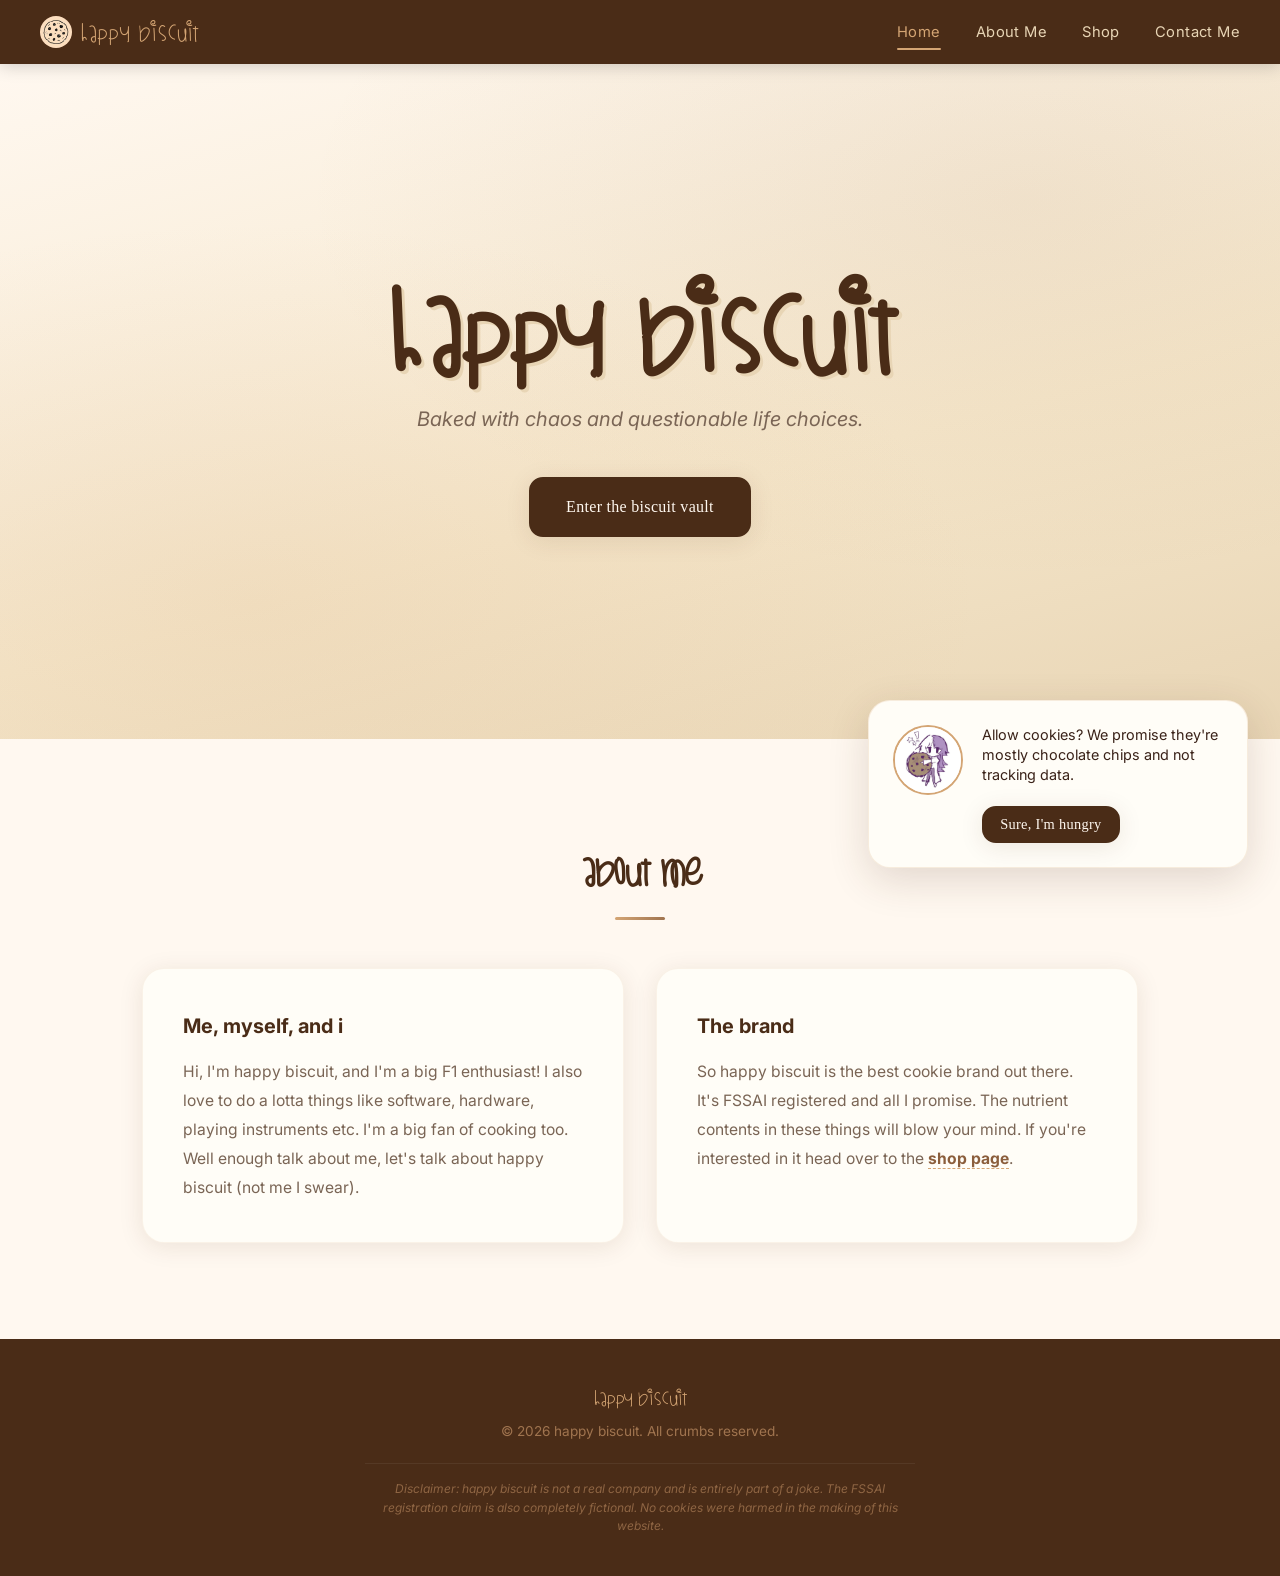
<file: index.html>
<!DOCTYPE html>
<html lang="en">

<head>
  <meta charset="UTF-8">
  <meta name="viewport" content="width=device-width, initial-scale=1.0">
  <meta name="description" content="Happy Biscuit - the best cookie brand out there.">
  <title>Happy Biscuit</title>
  <link rel="icon" type="image/jpeg" href="cookies/logo.jpeg">
  <link rel="preconnect" href="https://fonts.googleapis.com">
  <link rel="preconnect" href="https://fonts.gstatic.com" crossorigin>
  <link href="https://fonts.googleapis.com/css2?family=Inter:wght@400;600;700&display=swap" rel="stylesheet">
  <link rel="stylesheet" href="style.css">
</head>

<body>
  <nav class="main-nav">
    <a href="index.html" class="main-nav__brand">
      <img src="cookies/logo.jpeg" alt="Logo">
      happy biscuit
    </a>
    <button class="nav-toggle" aria-label="Toggle navigation" aria-expanded="false" aria-controls="mainNavLinks">
      <span></span><span></span><span></span>
    </button>
    <ul class="main-nav__links" id="mainNavLinks">
      <li><a href="index.html" class="nav__link nav__link--active">Home</a></li>
      <li><a href="index.html#about" class="nav__link">About Me</a></li>
      <li><a href="shop.html" class="nav__link">Shop</a></li>
      <li><a href="contact.html" class="nav__link">Contact Me</a></li>
    </ul>
  </nav>

  <main>
    <section class="hero">
      <h1 class="hero__title">happy biscuit</h1>
      <p class="hero__tagline">Baked with chaos and questionable life choices.</p>
      <div class="hero__cta">
        <a href="shop.html" class="btn btn--primary">Enter the biscuit vault</a>
      </div>
    </section>

    <section id="about" class="about">
      <h2 class="section-heading">about me</h2>
      <div class="about__grid">
        <div class="about__card fade-in">
          <h3 class="about__card-title">Me, myself, and i</h3>
          <p>Hi, I'm happy biscuit, and I'm a big F1 enthusiast! I also love to do a lotta things like software, hardware, playing instruments etc. I'm a big fan of cooking too. Well enough talk about me,
            let's talk about happy biscuit (not me I swear).</p>
        </div>
        <div class="about__card fade-in">
          <h3 class="about__card-title">The brand</h3>
          <p>So happy biscuit is the best cookie brand out there. It's FSSAI registered and all I promise. The nutrient
            contents in these things will blow your mind. If you're interested in it head over to the <a
              href="shop.html">shop page</a>.</p>
        </div>
      </div>
    </section>
  </main>

  <footer class="site-footer">
    <p class="site-footer__brand">happy biscuit</p>
    <p class="site-footer__copy">&copy; 2026 happy biscuit. All crumbs reserved.</p>
    <p class="site-footer__disclaimer">
      Disclaimer: happy biscuit is not a real company and is entirely part of a joke.
      The FSSAI registration claim is also completely fictional. No cookies were harmed
      in the making of this website.
    </p>
  </footer>

  <div class="cookie-popup" id="cookiePopup">
    <img src="cookie popup.jpg" alt="Cookie Consent" class="cookie-popup__img">
    <div class="cookie-popup__content">
      <p>Allow cookies? We promise they're mostly chocolate chips and not tracking data.</p>
      <button class="btn btn--primary" id="acceptCookies"
        onclick="localStorage.setItem('cookieAccepted', 'true'); document.getElementById('cookiePopup').classList.remove('visible'); document.getElementById('cookiePopup').style.display='none';"
        style="padding: 0.5rem 1rem; font-size: 0.9rem; margin-top: 0.5rem;">Sure, I'm hungry</button>
    </div>
  </div>

  <script>
    const toggle = document.querySelector('.nav-toggle');
    const navLinks = document.querySelector('.main-nav__links');
    if (toggle && navLinks) {
      toggle.addEventListener('click', () => {
        const isOpen = navLinks.classList.toggle('open');
        toggle.classList.toggle('open', isOpen);
        toggle.setAttribute('aria-expanded', String(isOpen));
      });
      navLinks.querySelectorAll('.nav__link').forEach((link) => {
        link.addEventListener('click', () => {
          navLinks.classList.remove('open');
          toggle.classList.remove('open');
          toggle.setAttribute('aria-expanded', 'false');
        });
      });
    }

    const observer = new IntersectionObserver((entries) => {
      entries.forEach(e => { if (e.isIntersecting) e.target.classList.add('visible'); });
    }, { threshold: 0.12 });
    document.querySelectorAll('.fade-in').forEach(el => observer.observe(el));

    const popup = document.getElementById('cookiePopup');
    const acceptBtn = document.getElementById('acceptCookies');
    if (popup) {
      if (localStorage.getItem('cookieAccepted') === 'true') {
        popup.classList.remove('visible');
        popup.style.display = 'none';
      } else {
        popup.classList.add('visible');
      }
    }
    if (popup && acceptBtn) {
      acceptBtn.addEventListener('click', () => {
        localStorage.setItem('cookieAccepted', 'true');
        popup.classList.remove('visible');
        popup.style.display = 'none';
      });
    }
  </script>
</body>

</html>
</file>
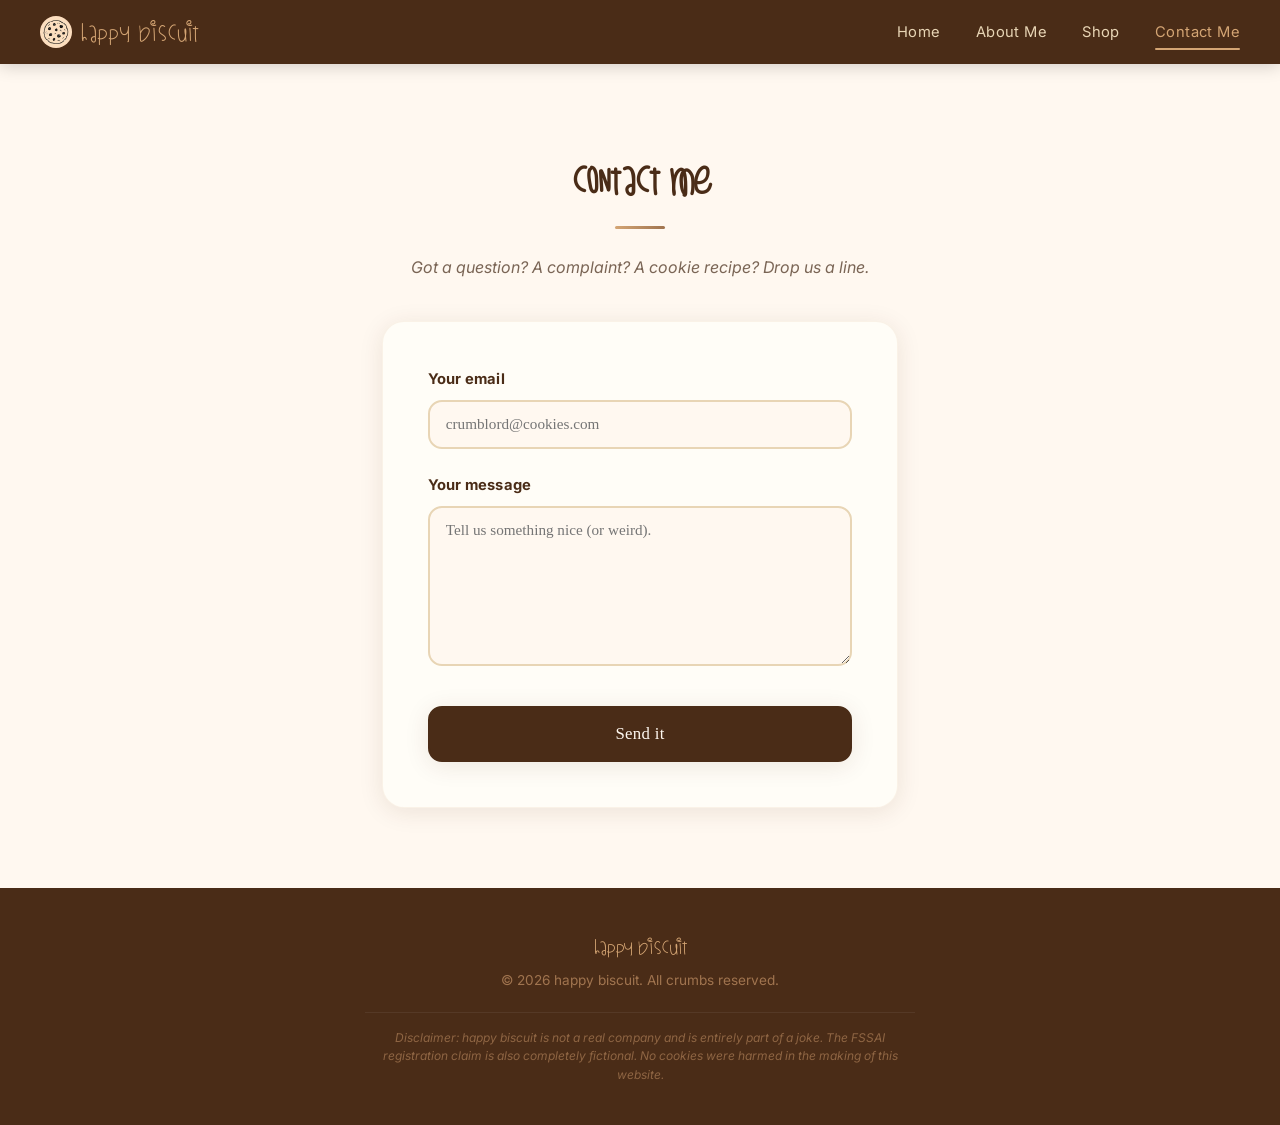
<file: contact.html>
<!DOCTYPE html>
<html lang="en">

<head>
  <meta charset="UTF-8">
  <meta name="viewport" content="width=device-width, initial-scale=1.0">
  <meta name="description" content="Get in touch with Happy Biscuit. We'd love to hear from you.">
  <title>Contact</title>
  <link rel="icon" type="image/jpeg" href="cookies/logo.jpeg">
  <link rel="preconnect" href="https://fonts.googleapis.com">
  <link rel="preconnect" href="https://fonts.gstatic.com" crossorigin>
  <link href="https://fonts.googleapis.com/css2?family=Inter:wght@400;600;700&display=swap" rel="stylesheet">
  <link rel="stylesheet" href="style.css">
</head>

<body>
  <nav class="main-nav">
    <a href="index.html" class="main-nav__brand">
      <img src="cookies/logo.jpeg" alt="Logo">
      happy biscuit
    </a>
    <button class="nav-toggle" aria-label="Toggle navigation" aria-expanded="false" aria-controls="mainNavLinks">
      <span></span><span></span><span></span>
    </button>
    <ul class="main-nav__links" id="mainNavLinks">
      <li><a href="index.html" class="nav__link">Home</a></li>
      <li><a href="index.html#about" class="nav__link">About Me</a></li>
      <li><a href="shop.html" class="nav__link">Shop</a></li>
      <li><a href="contact.html" class="nav__link nav__link--active">Contact Me</a></li>
    </ul>
  </nav>

  <main>
    <section class="contact">
      <h1 class="section-heading">contact me</h1>
      <p class="contact__intro">Got a question? A complaint? A cookie recipe? Drop us a line.</p>
      <form class="contact__form" action="https://formsubmit.co/lost.netth@gmail.com" method="POST">
        <input type="hidden" name="_next" value="https://happybiscuit.vercel.app/contact.html">
        <input type="hidden" name="_captcha" value="false">
        <div class="form-group">
          <label for="email">Your email</label>
          <input type="email" id="email" name="email" placeholder="crumblord@cookies.com" required>
        </div>
        <div class="form-group">
          <label for="message">Your message</label>
          <textarea id="message" name="message" placeholder="Tell us something nice (or weird)." required></textarea>
        </div>
        <button type="submit" class="btn btn--primary">Send it </button>
      </form>
    </section>
  </main>

  <footer class="site-footer">
    <p class="site-footer__brand">happy biscuit</p>
    <p class="site-footer__copy">&copy; 2026 happy biscuit. All crumbs reserved.</p>
    <p class="site-footer__disclaimer">
      Disclaimer: happy biscuit is not a real company and is entirely part of a joke.
      The FSSAI registration claim is also completely fictional. No cookies were harmed
      in the making of this website.
    </p>
  </footer>

  <script>
    const toggle = document.querySelector('.nav-toggle');
    const navLinks = document.querySelector('.main-nav__links');
    if (toggle && navLinks) {
      toggle.addEventListener('click', () => {
        const isOpen = navLinks.classList.toggle('open');
        toggle.classList.toggle('open', isOpen);
        toggle.setAttribute('aria-expanded', String(isOpen));
      });
      navLinks.querySelectorAll('.nav__link').forEach((link) => {
        link.addEventListener('click', () => {
          navLinks.classList.remove('open');
          toggle.classList.remove('open');
          toggle.setAttribute('aria-expanded', 'false');
        });
      });
    }

    const observer = new IntersectionObserver((entries) => {
      entries.forEach(e => { if (e.isIntersecting) e.target.classList.add('visible'); });
    }, { threshold: 0.12 });
    document.querySelectorAll('.fade-in').forEach(el => observer.observe(el));
  </script>
</body>

</html>
</file>
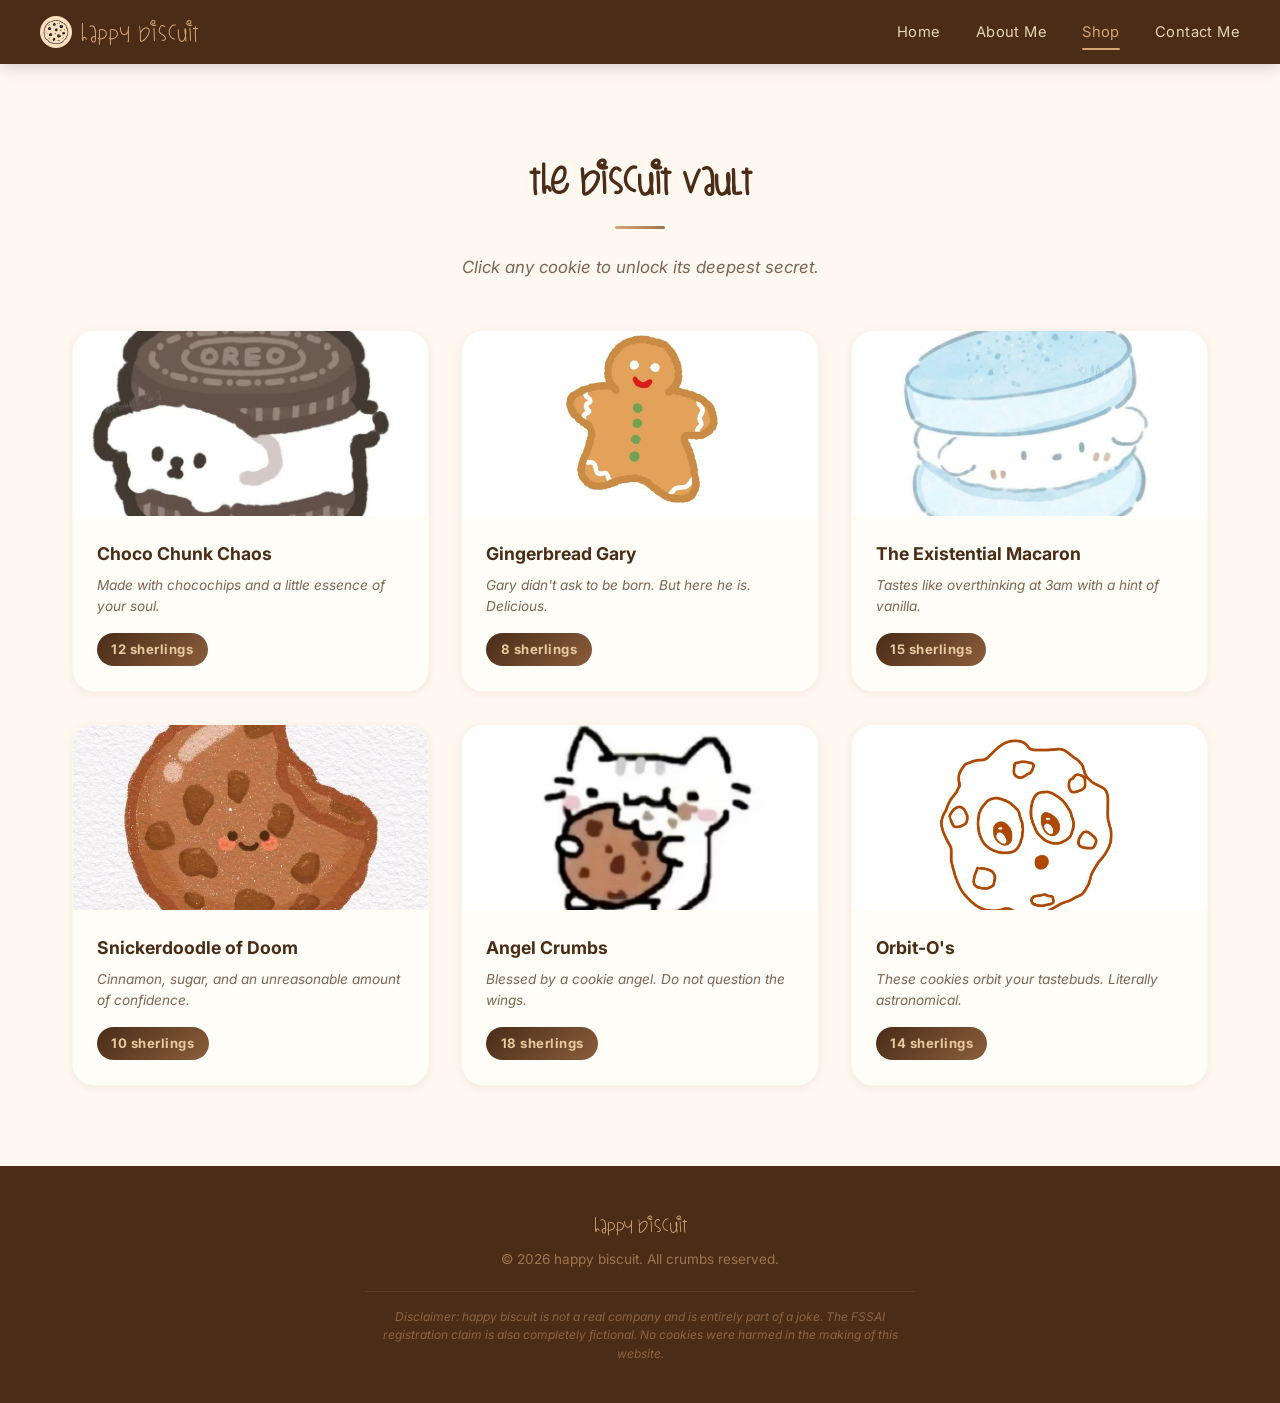
<file: shop.html>
<!DOCTYPE html>
<html lang="en">

<head>
  <meta charset="UTF-8">
  <meta name="viewport" content="width=device-width, initial-scale=1.0">
  <meta name="description" content="The Biscuit Vault - browse happy biscuit's finest cookie collection.">
  <title>The Biscuit Vault</title>
  <link rel="icon" type="image/jpeg" href="cookies/logo.jpeg">
  <link rel="preconnect" href="https://fonts.googleapis.com">
  <link rel="preconnect" href="https://fonts.gstatic.com" crossorigin>
  <link href="https://fonts.googleapis.com/css2?family=Inter:wght@400;600;700&display=swap" rel="stylesheet">
  <link rel="stylesheet" href="style.css">
</head>

<body>
  <nav class="main-nav">
    <a href="index.html" class="main-nav__brand">
      <img src="cookies/logo.jpeg" alt="Logo">
      happy biscuit
    </a>
    <button class="nav-toggle" aria-label="Toggle navigation" aria-expanded="false" aria-controls="mainNavLinks">
      <span></span><span></span><span></span>
    </button>
    <ul class="main-nav__links" id="mainNavLinks">
      <li><a href="index.html" class="nav__link">Home</a></li>
      <li><a href="index.html#about" class="nav__link">About Me</a></li>
      <li><a href="shop.html" class="nav__link nav__link--active">Shop</a></li>
      <li><a href="contact.html" class="nav__link">Contact Me</a></li>
    </ul>
  </nav>

  <main>
    <section class="vault">
      <h1 class="section-heading">the biscuit vault</h1>
      <p class="vault__intro">Click any cookie to unlock its deepest secret.</p>
      <div class="vault__grid">
        <a href="meme-pages/meme-1.html" class="cookie-card fade-in">
          <div class="cookie-card__img-wrap">
            <img src="cookies/0bb749acf3b09fd9e7eaf8d662d48c46.jpg" alt="Choco Chunk Chaos" class="cookie-card__img">
          </div>
          <div class="cookie-card__body">
            <h2 class="cookie-card__name">Choco Chunk Chaos</h2>
            <p class="cookie-card__desc">Made with chocochips and a little essence of your soul.</p>
            <span class="cookie-card__price">12 sherlings</span>
          </div>
        </a>

        <a href="meme-pages/meme-2.html" class="cookie-card fade-in">
          <div class="cookie-card__img-wrap">
            <img src="cookies/d202f01f8742896b2e9293794746abb3.jpg" alt="Gingerbread Gary" class="cookie-card__img">
          </div>
          <div class="cookie-card__body">
            <h2 class="cookie-card__name">Gingerbread Gary</h2>
            <p class="cookie-card__desc">Gary didn't ask to be born. But here he is. Delicious.</p>
            <span class="cookie-card__price">8 sherlings</span>
          </div>
        </a>

        <a href="meme-pages/meme-3.html" class="cookie-card fade-in">
          <div class="cookie-card__img-wrap">
            <img src="cookies/be0731d63a6438e7cceb5dc668f498cb.jpg" alt="The Existential Macaron"
              class="cookie-card__img">
          </div>
          <div class="cookie-card__body">
            <h2 class="cookie-card__name">The Existential Macaron</h2>
            <p class="cookie-card__desc">Tastes like overthinking at 3am with a hint of vanilla.</p>
            <span class="cookie-card__price">15 sherlings</span>
          </div>
        </a>

        <a href="meme-pages/meme-4.html" class="cookie-card fade-in">
          <div class="cookie-card__img-wrap">
            <img src="cookies/949963bbc929cd40c28bfbba03d49da6.jpg" alt="Snickerdoodle of Doom"
              class="cookie-card__img">
          </div>
          <div class="cookie-card__body">
            <h2 class="cookie-card__name">Snickerdoodle of Doom</h2>
            <p class="cookie-card__desc">Cinnamon, sugar, and an unreasonable amount of confidence.</p>
            <span class="cookie-card__price">10 sherlings</span>
          </div>
        </a>

        <a href="meme-pages/meme-5.html" class="cookie-card fade-in">
          <div class="cookie-card__img-wrap">
            <img src="cookies/c8836d11c38e79df4db8cf77bc89e4ef.jpg" alt="Angel Crumbs" class="cookie-card__img">
          </div>
          <div class="cookie-card__body">
            <h2 class="cookie-card__name">Angel Crumbs</h2>
            <p class="cookie-card__desc">Blessed by a cookie angel. Do not question the wings.</p>
            <span class="cookie-card__price">18 sherlings</span>
          </div>
        </a>

        <a href="meme-pages/meme-6.html" class="cookie-card fade-in">
          <div class="cookie-card__img-wrap">
            <img src="cookies/413847bf3a930a74cff3658386adf0cb.jpg" alt="Orbit-O's" class="cookie-card__img">
          </div>
          <div class="cookie-card__body">
            <h2 class="cookie-card__name">Orbit-O's</h2>
            <p class="cookie-card__desc">These cookies orbit your tastebuds. Literally astronomical.</p>
            <span class="cookie-card__price">14 sherlings</span>
          </div>
        </a>
      </div>
    </section>
  </main>

  <footer class="site-footer">
    <p class="site-footer__brand">happy biscuit</p>
    <p class="site-footer__copy">&copy; 2026 happy biscuit. All crumbs reserved.</p>
    <p class="site-footer__disclaimer">
      Disclaimer: happy biscuit is not a real company and is entirely part of a joke.
      The FSSAI registration claim is also completely fictional. No cookies were harmed
      in the making of this website.
    </p>
  </footer>

  <script>
    const toggle = document.querySelector('.nav-toggle');
    const navLinks = document.querySelector('.main-nav__links');
    if (toggle && navLinks) {
      toggle.addEventListener('click', () => {
        const isOpen = navLinks.classList.toggle('open');
        toggle.classList.toggle('open', isOpen);
        toggle.setAttribute('aria-expanded', String(isOpen));
      });
      navLinks.querySelectorAll('.nav__link').forEach((link) => {
        link.addEventListener('click', () => {
          navLinks.classList.remove('open');
          toggle.classList.remove('open');
          toggle.setAttribute('aria-expanded', 'false');
        });
      });
    }

    const observer = new IntersectionObserver((entries) => {
      entries.forEach(e => { if (e.isIntersecting) e.target.classList.add('visible'); });
    }, { threshold: 0.12 });
    document.querySelectorAll('.fade-in').forEach(el => observer.observe(el));
  </script>
</body>

</html>
</file>
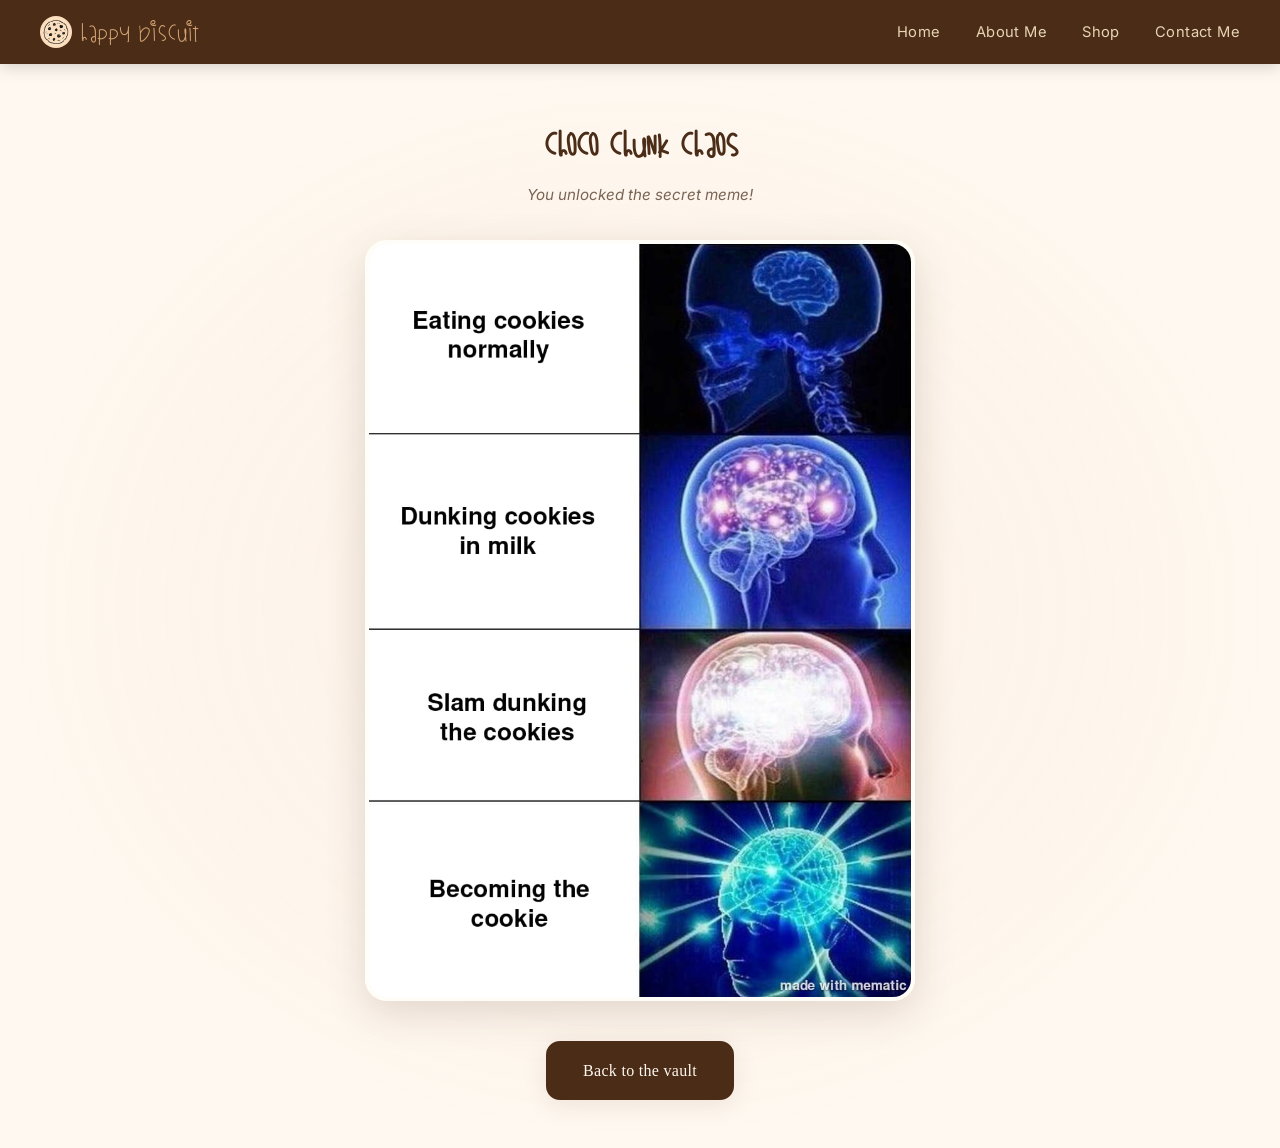
<file: meme-pages/meme-1.html>
<!DOCTYPE html>
<html lang="en">
<head>
  <meta charset="UTF-8">
  <meta name="viewport" content="width=device-width, initial-scale=1.0">
  <link rel="icon" type="image/jpeg" href="../cookies/logo.jpeg">
  <title>Choco Chunk Chaos | happy biscuit</title>
  <link rel="preconnect" href="https://fonts.googleapis.com">
  <link rel="preconnect" href="https://fonts.gstatic.com" crossorigin>
  <link href="https://fonts.googleapis.com/css2?family=Inter:wght@400;600;700&display=swap" rel="stylesheet">
  <link rel="stylesheet" href="../style.css">
</head>
<body>
  <nav class="main-nav">
    <a href="../index.html" class="main-nav__brand">
      <img src="../cookies/logo.jpeg" alt="Logo">
      happy biscuit
    </a>
    <button class="nav-toggle" aria-label="Toggle navigation">
      <span></span><span></span><span></span>
    </button>
    <ul class="main-nav__links">
      <li><a href="../index.html" class="nav__link">Home</a></li>
      <li><a href="../index.html#about" class="nav__link">About Me</a></li>
      <li><a href="../shop.html" class="nav__link">Shop</a></li>
      <li><a href="../contact.html" class="nav__link">Contact Me</a></li>
    </ul>
  </nav>

  <main class="meme-page fade-in visible">
    <h1 class="meme-page__cookie-name">Choco Chunk Chaos</h1>
    <p class="meme-page__subtitle">You unlocked the secret meme!</p>
    <img src="../memes/WhatsApp Image 2026-08-15 at 18.06.11 (1).jpeg" alt="Choco Chunk Chaos meme" class="meme-page__img">
    <div class="meme-page__back">
      <a href="../shop.html" class="btn btn--primary">Back to the vault</a>
    </div>
  </main>
</body>
</html>
</file>
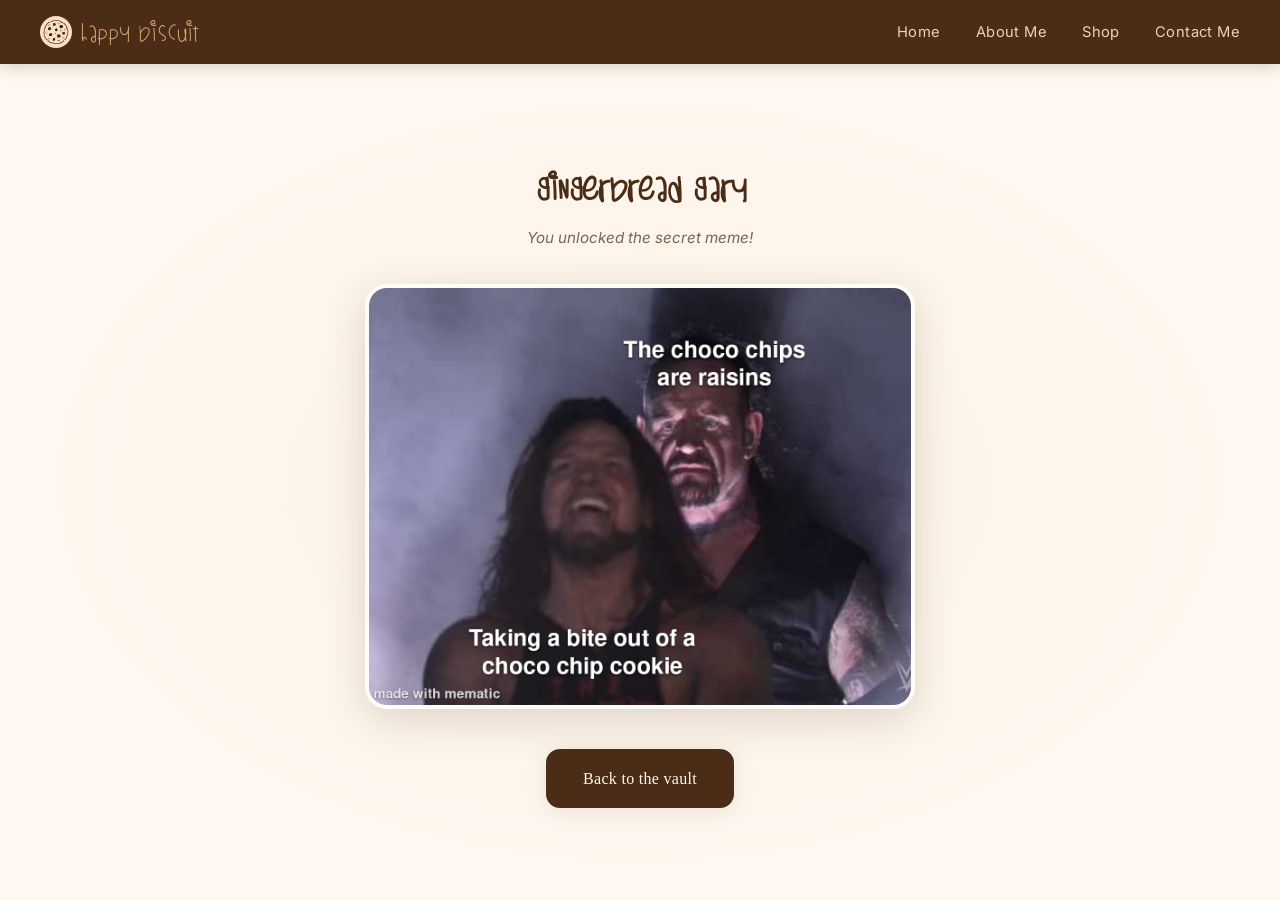
<file: meme-pages/meme-2.html>
<!DOCTYPE html>
<html lang="en">
<head>
  <meta charset="UTF-8">
  <meta name="viewport" content="width=device-width, initial-scale=1.0">
  <link rel="icon" type="image/jpeg" href="../cookies/logo.jpeg">
  <title>Gingerbread Gary | happy biscuit</title>
  <link rel="preconnect" href="https://fonts.googleapis.com">
  <link rel="preconnect" href="https://fonts.gstatic.com" crossorigin>
  <link href="https://fonts.googleapis.com/css2?family=Inter:wght@400;600;700&display=swap" rel="stylesheet">
  <link rel="stylesheet" href="../style.css">
</head>
<body>
  <nav class="main-nav">
    <a href="../index.html" class="main-nav__brand">
      <img src="../cookies/logo.jpeg" alt="Logo">
      happy biscuit
    </a>
    <button class="nav-toggle" aria-label="Toggle navigation">
      <span></span><span></span><span></span>
    </button>
    <ul class="main-nav__links">
      <li><a href="../index.html" class="nav__link">Home</a></li>
      <li><a href="../index.html#about" class="nav__link">About Me</a></li>
      <li><a href="../shop.html" class="nav__link">Shop</a></li>
      <li><a href="../contact.html" class="nav__link">Contact Me</a></li>
    </ul>
  </nav>

  <main class="meme-page fade-in visible">
    <h1 class="meme-page__cookie-name">Gingerbread Gary</h1>
    <p class="meme-page__subtitle">You unlocked the secret meme!</p>
    <img src="../memes/WhatsApp Image 2026-08-15 at 18.06.11 (2).jpeg" alt="Gingerbread Gary meme" class="meme-page__img">
    <div class="meme-page__back">
      <a href="../shop.html" class="btn btn--primary">Back to the vault</a>
    </div>
  </main>
</body>
</html>
</file>
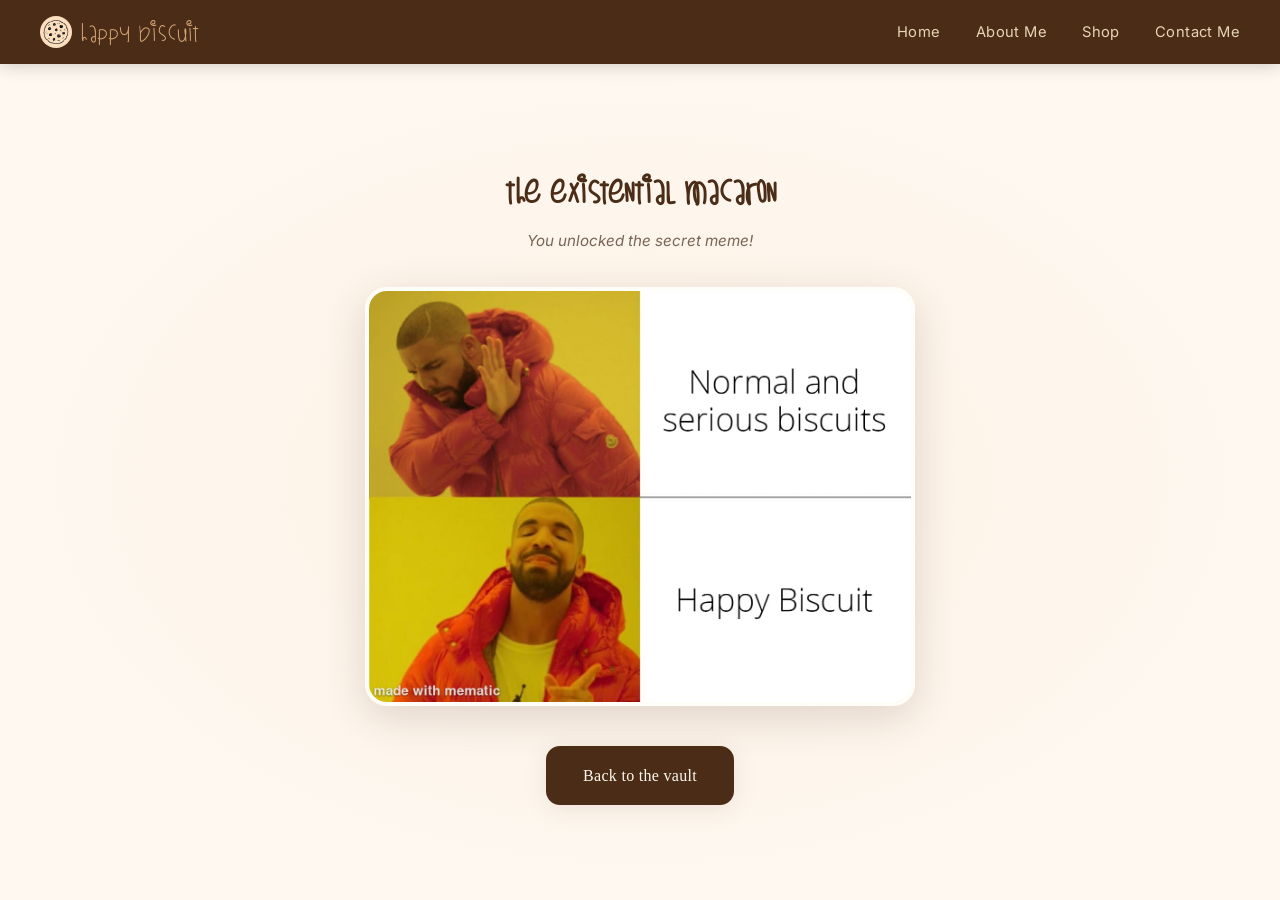
<file: meme-pages/meme-3.html>
<!DOCTYPE html>
<html lang="en">
<head>
  <meta charset="UTF-8">
  <meta name="viewport" content="width=device-width, initial-scale=1.0">
  <link rel="icon" type="image/jpeg" href="../cookies/logo.jpeg">
  <title>The Existential Macaron | happy biscuit</title>
  <link rel="preconnect" href="https://fonts.googleapis.com">
  <link rel="preconnect" href="https://fonts.gstatic.com" crossorigin>
  <link href="https://fonts.googleapis.com/css2?family=Inter:wght@400;600;700&display=swap" rel="stylesheet">
  <link rel="stylesheet" href="../style.css">
</head>
<body>
  <nav class="main-nav">
    <a href="../index.html" class="main-nav__brand">
      <img src="../cookies/logo.jpeg" alt="Logo">
      happy biscuit
    </a>
    <button class="nav-toggle" aria-label="Toggle navigation">
      <span></span><span></span><span></span>
    </button>
    <ul class="main-nav__links">
      <li><a href="../index.html" class="nav__link">Home</a></li>
      <li><a href="../index.html#about" class="nav__link">About Me</a></li>
      <li><a href="../shop.html" class="nav__link">Shop</a></li>
      <li><a href="../contact.html" class="nav__link">Contact Me</a></li>
    </ul>
  </nav>

  <main class="meme-page fade-in visible">
    <h1 class="meme-page__cookie-name">The Existential Macaron</h1>
    <p class="meme-page__subtitle">You unlocked the secret meme!</p>
    <img src="../memes/WhatsApp Image 2026-08-15 at 18.06.11.jpeg" alt="The Existential Macaron meme" class="meme-page__img">
    <div class="meme-page__back">
      <a href="../shop.html" class="btn btn--primary">Back to the vault</a>
    </div>
  </main>
</body>
</html>
</file>
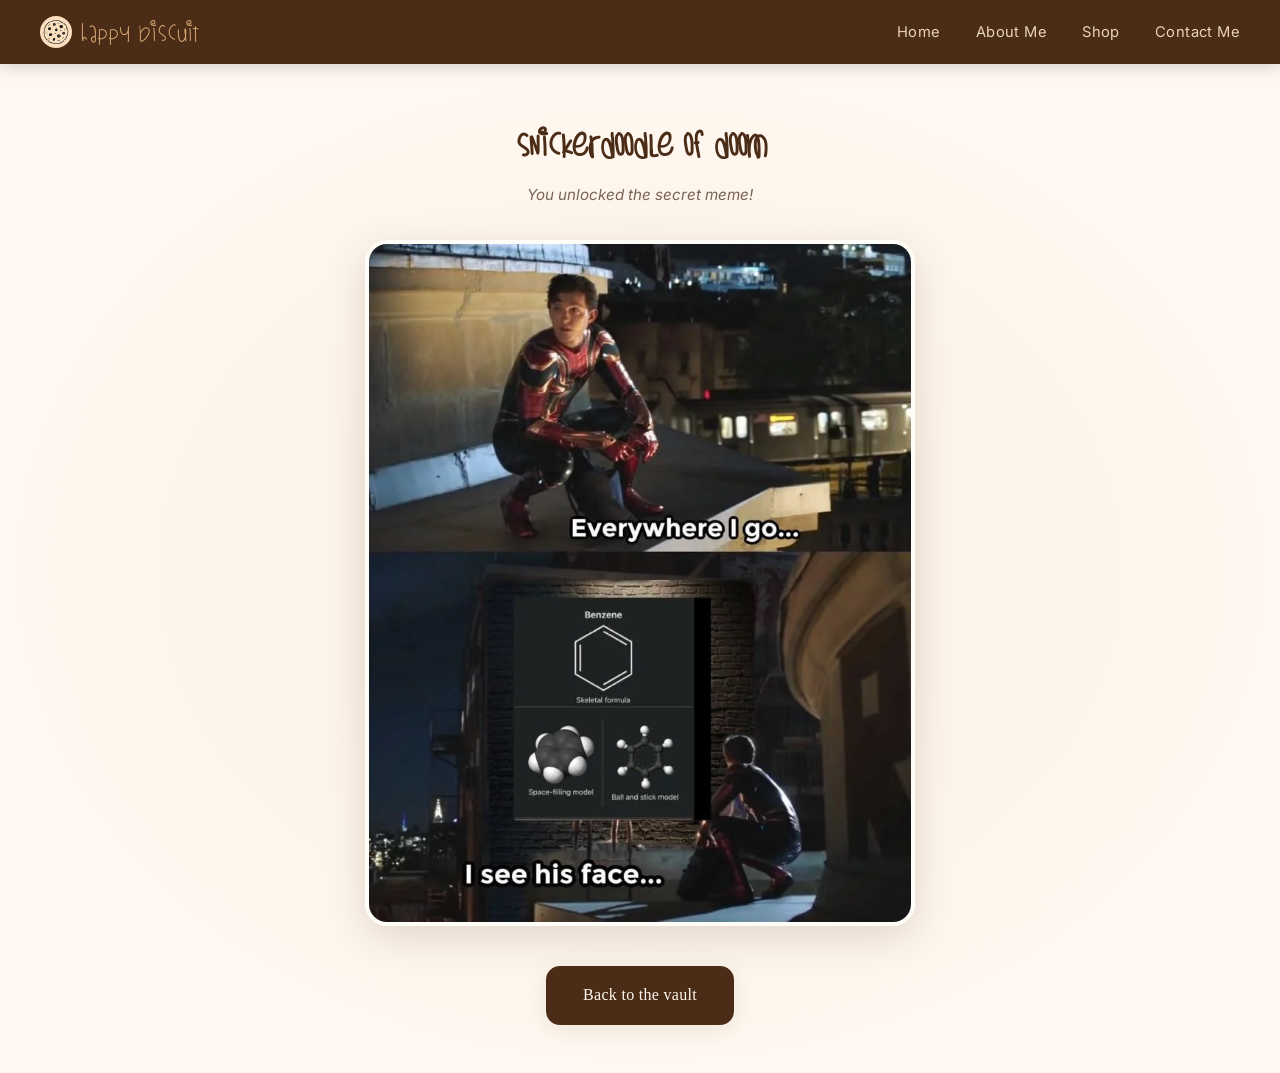
<file: meme-pages/meme-4.html>
<!DOCTYPE html>
<html lang="en">
<head>
  <meta charset="UTF-8">
  <meta name="viewport" content="width=device-width, initial-scale=1.0">
  <link rel="icon" type="image/jpeg" href="../cookies/logo.jpeg">
  <title>Snickerdoodle of Doom | happy biscuit</title>
  <link rel="preconnect" href="https://fonts.googleapis.com">
  <link rel="preconnect" href="https://fonts.gstatic.com" crossorigin>
  <link href="https://fonts.googleapis.com/css2?family=Inter:wght@400;600;700&display=swap" rel="stylesheet">
  <link rel="stylesheet" href="../style.css">
</head>
<body>
  <nav class="main-nav">
    <a href="../index.html" class="main-nav__brand">
      <img src="../cookies/logo.jpeg" alt="Logo">
      happy biscuit
    </a>
    <button class="nav-toggle" aria-label="Toggle navigation">
      <span></span><span></span><span></span>
    </button>
    <ul class="main-nav__links">
      <li><a href="../index.html" class="nav__link">Home</a></li>
      <li><a href="../index.html#about" class="nav__link">About Me</a></li>
      <li><a href="../shop.html" class="nav__link">Shop</a></li>
      <li><a href="../contact.html" class="nav__link">Contact Me</a></li>
    </ul>
  </nav>

  <main class="meme-page fade-in visible">
    <h1 class="meme-page__cookie-name">Snickerdoodle of Doom</h1>
    <p class="meme-page__subtitle">You unlocked the secret meme!</p>
    <img src="../memes/benzene-my-beloved-v0-ypuuwph8u8fh1.webp" alt="Snickerdoodle of Doom meme" class="meme-page__img">
    <div class="meme-page__back">
      <a href="../shop.html" class="btn btn--primary">Back to the vault</a>
    </div>
  </main>
</body>
</html>
</file>
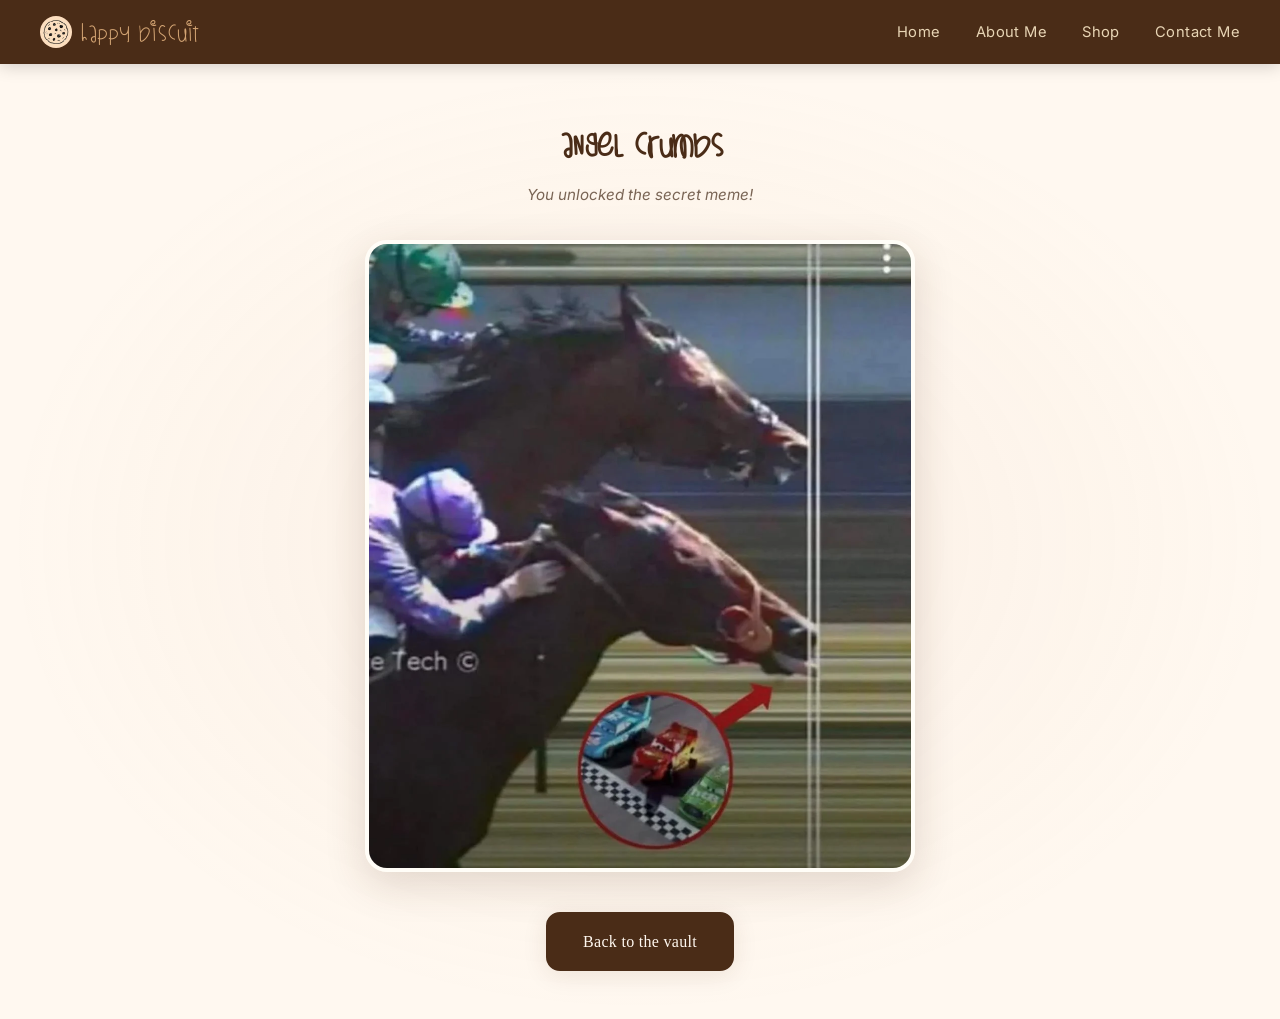
<file: meme-pages/meme-5.html>
<!DOCTYPE html>
<html lang="en">
<head>
  <meta charset="UTF-8">
  <meta name="viewport" content="width=device-width, initial-scale=1.0">
  <link rel="icon" type="image/jpeg" href="../cookies/logo.jpeg">
  <title>Angel Crumbs | happy biscuit</title>
  <link rel="preconnect" href="https://fonts.googleapis.com">
  <link rel="preconnect" href="https://fonts.gstatic.com" crossorigin>
  <link href="https://fonts.googleapis.com/css2?family=Inter:wght@400;600;700&display=swap" rel="stylesheet">
  <link rel="stylesheet" href="../style.css">
</head>
<body>
  <nav class="main-nav">
    <a href="../index.html" class="main-nav__brand">
      <img src="../cookies/logo.jpeg" alt="Logo">
      happy biscuit
    </a>
    <button class="nav-toggle" aria-label="Toggle navigation">
      <span></span><span></span><span></span>
    </button>
    <ul class="main-nav__links">
      <li><a href="../index.html" class="nav__link">Home</a></li>
      <li><a href="../index.html#about" class="nav__link">About Me</a></li>
      <li><a href="../shop.html" class="nav__link">Shop</a></li>
      <li><a href="../contact.html" class="nav__link">Contact Me</a></li>
    </ul>
  </nav>

  <main class="meme-page fade-in visible">
    <h1 class="meme-page__cookie-name">Angel Crumbs</h1>
    <p class="meme-page__subtitle">You unlocked the secret meme!</p>
    <img src="../memes/cars-horses-i-guess-v0-eang2sp6d5jh1.webp" alt="Angel Crumbs meme" class="meme-page__img">
    <div class="meme-page__back">
      <a href="../shop.html" class="btn btn--primary">Back to the vault</a>
    </div>
  </main>
</body>
</html>
</file>
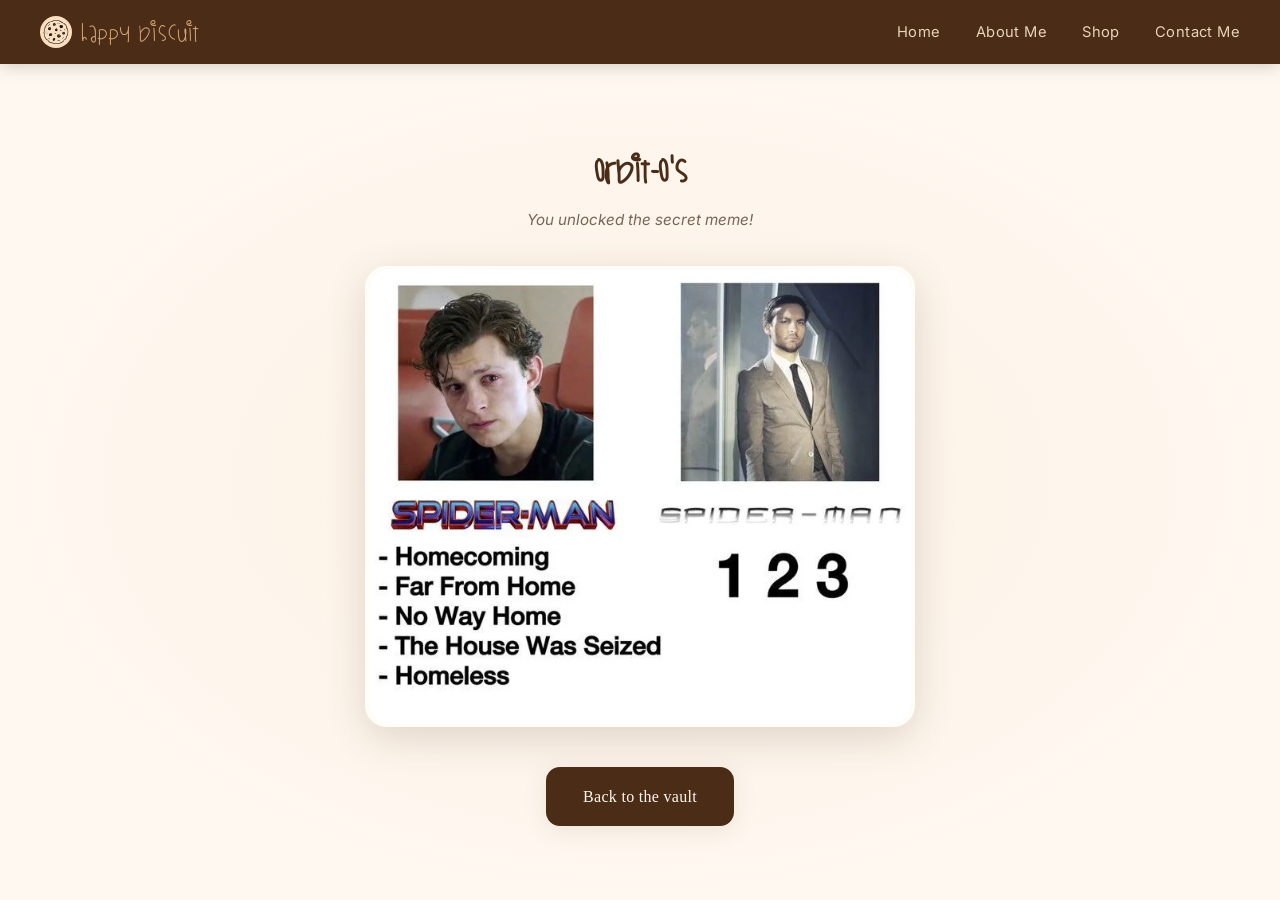
<file: meme-pages/meme-6.html>
<!DOCTYPE html>
<html lang="en">
<head>
  <meta charset="UTF-8">
  <meta name="viewport" content="width=device-width, initial-scale=1.0">
  <link rel="icon" type="image/jpeg" href="../cookies/logo.jpeg">
  <title>Orbit-O's | happy biscuit</title>
  <link rel="preconnect" href="https://fonts.googleapis.com">
  <link rel="preconnect" href="https://fonts.gstatic.com" crossorigin>
  <link href="https://fonts.googleapis.com/css2?family=Inter:wght@400;600;700&display=swap" rel="stylesheet">
  <link rel="stylesheet" href="../style.css">
</head>
<body>
  <nav class="main-nav">
    <a href="../index.html" class="main-nav__brand">
      <img src="../cookies/logo.jpeg" alt="Logo">
      happy biscuit
    </a>
    <button class="nav-toggle" aria-label="Toggle navigation">
      <span></span><span></span><span></span>
    </button>
    <ul class="main-nav__links">
      <li><a href="../index.html" class="nav__link">Home</a></li>
      <li><a href="../index.html#about" class="nav__link">About Me</a></li>
      <li><a href="../shop.html" class="nav__link">Shop</a></li>
      <li><a href="../contact.html" class="nav__link">Contact Me</a></li>
    </ul>
  </nav>

  <main class="meme-page fade-in visible">
    <h1 class="meme-page__cookie-name">Orbit-O's</h1>
    <p class="meme-page__subtitle">You unlocked the secret meme!</p>
    <img src="../memes/spider-man-no-home-left-v0-6qd9exkb7gfh1.webp" alt="Orbit-O's meme" class="meme-page__img">
    <div class="meme-page__back">
      <a href="../shop.html" class="btn btn--primary">Back to the vault</a>
    </div>
  </main>
</body>
</html>
</file>
<file: style.css>
@font-face {
  font-family: 'Dinosaurs Are Alive';
  src: url('dinosaursarealive-font/Dinosaursarealive-lpMd.ttf') format('truetype');
  font-display: swap;
}



:root {
  --champagne: #F5E6CA;
  --champagne-light: #FFF8F0;
  --champagne-dark: #E8D5B5;
  --chocolate: #4A2C17;
  --chocolate-light: #8B5E3C;
  --chocolate-milk: #A0744F;
  --gold: #D4A574;
  --gold-light: #E8C9A0;
  --cream: #FFFDF7;
  --text-dark: #3A2218;
  --text-muted: #7A6555;

  --shadow-sm: 0 2px 8px rgba(74, 44, 23, 0.07);
  --shadow: 0 4px 24px rgba(74, 44, 23, 0.10);
  --shadow-lg: 0 12px 40px rgba(74, 44, 23, 0.16);

  --radius: 14px;
  --radius-lg: 22px;
  --ease: cubic-bezier(0.4, 0, 0.2, 1);
}

*,
*::before,
*::after {
  box-sizing: border-box;
  margin: 0;
  padding: 0;
}

html {
  scroll-behavior: smooth;
  -webkit-font-smoothing: antialiased;
}

body {
  font-family: 'Inter', system-ui, -apple-system, sans-serif;
  background: var(--champagne-light);
  color: var(--text-dark);
  line-height: 1.75;
  min-height: 100vh;
  overflow-x: hidden;
}

::-webkit-scrollbar {
  width: 8px;
}

::-webkit-scrollbar-track {
  background: var(--champagne);
}

::-webkit-scrollbar-thumb {
  background: var(--chocolate-milk);
  border-radius: 4px;
}

::-webkit-scrollbar-thumb:hover {
  background: var(--chocolate);
}

a {
  color: var(--chocolate-light);
  text-decoration: none;
  transition: color 0.3s var(--ease);
}

a:hover {
  color: var(--gold);
}

img {
  max-width: 100%;
  display: block;
}


/* ---- nav ---- */

.main-nav {
  position: sticky;
  top: 0;
  z-index: 100;
  background: var(--chocolate);
  padding: 0 2.5rem;
  display: flex;
  align-items: center;
  justify-content: space-between;
  height: 64px;
  box-shadow: 0 2px 16px rgba(0, 0, 0, 0.18);
}

.main-nav__brand {
  font-family: 'Dinosaurs Are Alive', Georgia, serif;
  font-size: 1.5rem;
  color: var(--gold);
  letter-spacing: 1px;
  display: flex;
  align-items: center;
  gap: 0.5rem;
}

.main-nav__brand img {
  height: 32px;
  width: 32px;
  border-radius: 50%;
  object-fit: cover;
}

.main-nav__brand:hover {
  color: var(--gold-light);
}

.main-nav__links {
  display: flex;
  list-style: none;
  gap: 2.2rem;
}

.nav__link {
  color: var(--champagne-dark);
  font-size: 0.92rem;
  letter-spacing: 0.4px;
  padding: 0.4rem 0;
  position: relative;
}

.nav__link::after {
  content: '';
  position: absolute;
  bottom: -2px;
  left: 0;
  width: 0;
  height: 2px;
  background: var(--gold);
  border-radius: 1px;
  transition: width 0.35s var(--ease);
}

.nav__link:hover,
.nav__link--active {
  color: var(--gold);
}

.nav__link:hover::after,
.nav__link--active::after {
  width: 100%;
}

.nav-toggle {
  display: none;
  background: none;
  border: none;
  cursor: pointer;
  padding: 0.5rem;
  flex-direction: column;
  gap: 5px;
}

.nav-toggle span {
  display: block;
  width: 24px;
  height: 2px;
  background: var(--champagne-light);
  border-radius: 1px;
  transition: 0.3s var(--ease);
}


/* ---- hero ---- */

.hero {
  min-height: 75vh;
  display: flex;
  flex-direction: column;
  align-items: center;
  justify-content: center;
  text-align: center;
  padding: 5rem 2rem;
  background:
    radial-gradient(ellipse at 20% 80%, rgba(212, 165, 116, 0.15) 0%, transparent 50%),
    radial-gradient(ellipse at 80% 20%, rgba(139, 94, 60, 0.08) 0%, transparent 50%),
    linear-gradient(165deg, var(--champagne-light) 0%, var(--champagne) 60%, var(--champagne-dark) 100%);
  position: relative;
  overflow: hidden;
}

.hero__title {
  font-family: 'Dinosaurs Are Alive', Georgia, serif;
  font-size: clamp(3.2rem, 9vw, 7rem);
  color: var(--chocolate);
  margin-bottom: 0.8rem;
  animation: fadeSlideUp 0.9s var(--ease) both;
  text-shadow: 3px 3px 0 var(--champagne-dark);
  line-height: 1.1;
}

.hero__tagline {
  font-size: clamp(1rem, 2.5vw, 1.25rem);
  color: var(--text-muted);
  font-style: italic;
  animation: fadeSlideUp 0.9s var(--ease) 0.15s both;
  max-width: 500px;
}

.hero__cta {
  margin-top: 2.5rem;
  animation: fadeSlideUp 0.9s var(--ease) 0.3s both;
}

.btn {
  display: inline-block;
  padding: 0.85rem 2.2rem;
  border-radius: var(--radius);
  font-family: Georgia, serif;
  font-size: 1rem;
  cursor: pointer;
  transition: all 0.3s var(--ease);
  border: 2px solid transparent;
  letter-spacing: 0.3px;
}

.btn--primary {
  background: var(--chocolate);
  color: var(--champagne-light);
  border-color: var(--chocolate);
  box-shadow: var(--shadow);
}

.btn--primary:hover {
  background: var(--chocolate-light);
  border-color: var(--chocolate-light);
  color: var(--champagne-light);
  transform: translateY(-3px);
  box-shadow: var(--shadow-lg);
}

.btn--outline {
  background: transparent;
  color: var(--chocolate);
  border-color: var(--chocolate);
}

.btn--outline:hover {
  background: var(--chocolate);
  color: var(--champagne-light);
  transform: translateY(-3px);
}

.btn--ghost {
  background: rgba(255, 253, 247, 0.6);
  color: var(--chocolate);
  border-color: var(--gold-light);
  backdrop-filter: blur(4px);
}

.btn--ghost:hover {
  background: var(--cream);
  border-color: var(--gold);
  transform: translateY(-3px);
  box-shadow: var(--shadow);
}


/* ---- shared section heading ---- */

.section-heading {
  font-family: 'Dinosaurs Are Alive', Georgia, serif;
  font-size: clamp(1.8rem, 4vw, 2.5rem);
  color: var(--chocolate);
  text-align: center;
  margin-bottom: 3rem;
}

.section-heading::after {
  content: '';
  display: block;
  width: 50px;
  height: 3px;
  background: linear-gradient(90deg, var(--gold), var(--chocolate-milk));
  margin: 0.75rem auto 0;
  border-radius: 2px;
}


/* ---- about section ---- */

.about {
  padding: 6rem 2rem;
  max-width: 1060px;
  margin: 0 auto;
}

.about__grid {
  display: grid;
  grid-template-columns: 1fr 1fr;
  gap: 2rem;
}

.about__card {
  background: var(--cream);
  border-radius: var(--radius-lg);
  padding: 2.5rem;
  box-shadow: var(--shadow);
  transition: transform 0.35s var(--ease), box-shadow 0.35s var(--ease);
  border: 1px solid rgba(212, 165, 116, 0.12);
}

.about__card:hover {
  transform: translateY(-5px);
  box-shadow: var(--shadow-lg);
}

.about__card-icon {
  font-size: 2rem;
  margin-bottom: 0.6rem;
}

.about__card-title {
  font-size: 1.25rem;
  color: var(--chocolate);
  margin-bottom: 0.8rem;
}

.about__card p {
  color: var(--text-muted);
  line-height: 1.85;
  font-size: 0.98rem;
}

.about__card a {
  font-weight: bold;
  border-bottom: 1px dashed var(--gold);
}

.about__card a:hover {
  border-bottom-style: solid;
}


/* ---- vault (shop) ---- */

.vault {
  padding: 5rem 2rem;
  max-width: 1200px;
  margin: 0 auto;
}

.vault__intro {
  text-align: center;
  color: var(--text-muted);
  font-style: italic;
  margin-top: -1.5rem;
  margin-bottom: 3rem;
  font-size: 1.05rem;
}

.vault__grid {
  display: grid;
  grid-template-columns: repeat(auto-fill, minmax(265px, 1fr));
  gap: 2rem;
}

.cookie-card {
  background: var(--cream);
  border-radius: var(--radius-lg);
  overflow: hidden;
  box-shadow: var(--shadow-sm);
  transition: transform 0.35s var(--ease), box-shadow 0.35s var(--ease);
  cursor: pointer;
  display: block;
  color: inherit;
  border: 1px solid rgba(212, 165, 116, 0.08);
}

.cookie-card:hover {
  transform: translateY(-8px) scale(1.015);
  box-shadow: var(--shadow-lg);
  color: inherit;
}

.cookie-card__img-wrap {
  height: 185px;
  overflow: hidden;
  background: var(--champagne);
  position: relative;
}

.cookie-card__img {
  width: 100%;
  height: 100%;
  object-fit: cover;
  transition: transform 0.45s var(--ease);
}

.cookie-card:hover .cookie-card__img {
  transform: scale(1.1);
}

.cookie-card__body {
  padding: 1.4rem 1.5rem 1.6rem;
}

.cookie-card__name {
  font-size: 1.1rem;
  font-weight: bold;
  color: var(--chocolate);
  margin-bottom: 0.35rem;
}

.cookie-card__desc {
  font-size: 0.85rem;
  color: var(--text-muted);
  font-style: italic;
  margin-bottom: 1rem;
  line-height: 1.55;
}

.cookie-card__price {
  display: inline-block;
  background: linear-gradient(135deg, var(--chocolate), var(--chocolate-light));
  color: var(--gold-light);
  padding: 0.3rem 0.9rem;
  border-radius: 20px;
  font-size: 0.82rem;
  font-weight: bold;
  letter-spacing: 0.5px;
}


/* ---- contact ---- */

.contact {
  padding: 5rem 2rem;
  max-width: 580px;
  margin: 0 auto;
}

.contact__intro {
  text-align: center;
  color: var(--text-muted);
  font-style: italic;
  margin-top: -1.5rem;
  margin-bottom: 2.5rem;
}

.contact__form {
  background: var(--cream);
  padding: 2.8rem;
  border-radius: var(--radius-lg);
  box-shadow: var(--shadow);
  border: 1px solid rgba(212, 165, 116, 0.12);
}

.form-group {
  margin-bottom: 1.5rem;
}

.form-group label {
  display: block;
  font-size: 0.92rem;
  color: var(--chocolate);
  margin-bottom: 0.45rem;
  font-weight: bold;
  letter-spacing: 0.2px;
}

.form-group input,
.form-group textarea {
  width: 100%;
  padding: 0.85rem 1rem;
  border: 2px solid var(--champagne-dark);
  border-radius: var(--radius);
  font-family: Georgia, serif;
  font-size: 0.95rem;
  color: var(--text-dark);
  background: var(--champagne-light);
  transition: border-color 0.3s var(--ease), box-shadow 0.3s var(--ease);
}

.form-group input:focus,
.form-group textarea:focus {
  outline: none;
  border-color: var(--gold);
  box-shadow: 0 0 0 4px rgba(212, 165, 116, 0.18);
}

.form-group textarea {
  min-height: 160px;
  resize: vertical;
}

.contact__form .btn {
  width: 100%;
  padding: 1rem;
  font-size: 1.05rem;
  margin-top: 0.5rem;
}


/* ---- meme page ---- */

.meme-page {
  min-height: calc(100vh - 64px);
  display: flex;
  flex-direction: column;
  align-items: center;
  justify-content: center;
  padding: 3rem 2rem;
  background:
    radial-gradient(ellipse at 50% 50%, rgba(212, 165, 116, 0.1) 0%, transparent 70%),
    var(--champagne-light);
  text-align: center;
}

.meme-page__cookie-name {
  font-family: 'Dinosaurs Are Alive', Georgia, serif;
  font-size: clamp(1.6rem, 4vw, 2.2rem);
  color: var(--chocolate);
  margin-bottom: 0.5rem;
}

.meme-page__subtitle {
  color: var(--text-muted);
  font-style: italic;
  margin-bottom: 2rem;
  font-size: 0.95rem;
}

.meme-page__img {
  max-width: 550px;
  width: 100%;
  border-radius: var(--radius-lg);
  box-shadow: var(--shadow-lg);
  border: 4px solid var(--cream);
}

.meme-page__back {
  margin-top: 2.5rem;
}


/* ---- footer ---- */

.site-footer {
  background: var(--chocolate);
  color: var(--champagne-dark);
  text-align: center;
  padding: 2.5rem 2rem;
  margin-top: auto;
}

.site-footer__brand {
  font-family: 'Dinosaurs Are Alive', Georgia, serif;
  font-size: 1.3rem;
  color: var(--gold);
  margin-bottom: 0.3rem;
}

.site-footer__copy {
  font-size: 0.85rem;
  color: var(--chocolate-milk);
}

.site-footer__disclaimer {
  font-size: 0.75rem;
  color: var(--chocolate-milk);
  max-width: 550px;
  margin: 1.2rem auto 0;
  line-height: 1.55;
  font-style: italic;
  padding-top: 1rem;
  border-top: 1px solid rgba(255, 255, 255, 0.08);
  opacity: 0.8;
}


/* ---- animations ---- */

@keyframes fadeSlideUp {
  from {
    opacity: 0;
    transform: translateY(28px);
  }

  to {
    opacity: 1;
    transform: translateY(0);
  }
}

.fade-in {
  opacity: 0;
  transform: translateY(22px);
  transition: opacity 0.65s ease-out, transform 0.65s ease-out;
}

.fade-in.visible {
  opacity: 1;
  transform: translateY(0);
}


/* ---- cookie popup ---- */

.cookie-popup {
  position: fixed;
  bottom: 2rem;
  right: 2rem;
  background: var(--cream);
  border-radius: var(--radius-lg);
  box-shadow: var(--shadow-lg);
  padding: 1.5rem;
  max-width: 380px;
  display: flex;
  gap: 1.2rem;
  align-items: flex-start;
  z-index: 1000;
  border: 1px solid rgba(212, 165, 116, 0.2);
  transform: translateY(150%);
  transition: transform 0.6s cubic-bezier(0.34, 1.56, 0.64, 1);
}

.cookie-popup.visible {
  transform: translateY(0);
}

.cookie-popup__img {
  width: 70px;
  height: 70px;
  border-radius: 50%;
  object-fit: cover;
  flex-shrink: 0;
  border: 2px solid var(--gold);
}

.cookie-popup__content p {
  font-size: 0.9rem;
  color: var(--text-dark);
  line-height: 1.4;
  margin-bottom: 0.8rem;
}


/* =====================================================================
   RESPONSIVE / MOBILE OVERRIDES
   Everything below is additive. Nothing above this line is modified,
   so the desktop/laptop experience (> 1024px) is completely untouched.
   ===================================================================== */

/* ---- tablet: start re-flowing multi-column grids ---- */
@media (max-width: 1024px) {
  .about__grid {
    grid-template-columns: 1fr;
  }

  .vault__grid {
    grid-template-columns: repeat(auto-fill, minmax(220px, 1fr));
  }
}

/* ---- phones ---- */
@media (max-width: 767px) {

  html,
  body {
    overflow-x: hidden;
    width: 100%;
  }

  /* prevent any stray wide element from forcing horizontal scroll */
  main,
  section,
  .about__grid,
  .vault__grid {
    max-width: 100%;
  }

  /* ---- nav: hamburger + slide-down drawer ---- */
  .main-nav {
    padding: 0 1.1rem;
    height: 60px;
    position: relative;
  }

  .main-nav__brand {
    font-size: 1.3rem;
  }

  .main-nav__brand img {
    height: 28px;
    width: 28px;
  }

  .nav-toggle {
    display: flex;
    width: 48px;
    height: 48px;
    align-items: center;
    justify-content: center;
    z-index: 210;
    position: relative;
  }

  .nav-toggle span {
    transition: transform 0.3s var(--ease), opacity 0.2s var(--ease);
  }

  .nav-toggle.open span:nth-child(1) {
    transform: translateY(7px) rotate(45deg);
  }

  .nav-toggle.open span:nth-child(2) {
    opacity: 0;
  }

  .nav-toggle.open span:nth-child(3) {
    transform: translateY(-7px) rotate(-45deg);
  }

  .main-nav__links {
    position: absolute;
    top: 100%;
    left: 0;
    right: 0;
    flex-direction: column;
    gap: 0;
    background: var(--chocolate);
    max-height: 0;
    overflow: hidden;
    box-shadow: 0 12px 24px rgba(0, 0, 0, 0.22);
    transition: max-height 0.4s var(--ease);
    z-index: 200;
  }

  .main-nav__links.open {
    max-height: 320px;
  }

  .main-nav__links li {
    width: 100%;
  }

  .nav__link {
    display: flex;
    align-items: center;
    min-height: 48px;
    width: 100%;
    padding: 0 1.5rem;
    font-size: 1rem;
    border-top: 1px solid rgba(255, 255, 255, 0.06);
  }

  /* underline animation doesn't suit a full-width row link */
  .nav__link::after {
    display: none;
  }

  .nav__link:hover,
  .nav__link--active {
    background: rgba(212, 165, 116, 0.14);
  }

  /* ---- hero: lighter background for mobile performance ---- */
  .hero {
    min-height: 56vh;
    padding: 3rem 1.25rem;
    /* desktop-only radial gradients suppressed on mobile */
    background: linear-gradient(165deg, var(--champagne-light) 0%, var(--champagne) 60%, var(--champagne-dark) 100%);
  }

  .hero__title {
    text-shadow: 2px 2px 0 var(--champagne-dark);
  }

  /* ---- touch targets ---- */
  .btn {
    min-height: 48px;
    display: inline-flex;
    align-items: center;
    justify-content: center;
    padding: 0.85rem 1.75rem;
    width: 100%;
  }

  .hero__cta .btn {
    width: auto;
    min-width: 220px;
  }

  /* ---- about ---- */
  .about {
    padding: 3rem 1.25rem;
  }

  .about__grid {
    gap: 1.25rem;
  }

  .about__card {
    padding: 1.75rem;
  }

  /* ---- vault (shop) ---- */
  .vault {
    padding: 3rem 1.25rem;
  }

  .vault__grid {
    grid-template-columns: 1fr;
    gap: 1.5rem;
  }

  .cookie-card__img-wrap {
    height: 200px;
  }

  /* ---- contact ---- */
  .contact {
    padding: 3rem 1.25rem;
  }

  .contact__form {
    padding: 1.75rem 1.25rem;
  }

  .form-group input,
  .form-group textarea {
    min-height: 48px;
    /* 16px prevents iOS Safari auto-zoom on focus */
    font-size: 16px;
    padding: 0.9rem 1rem;
  }

  .form-group textarea {
    min-height: 140px;
  }

  .contact__form .btn {
    width: 100%;
  }

  /* ---- meme page ---- */
  .meme-page {
    padding: 2.5rem 1.25rem;
  }

  .meme-page__back .btn {
    width: auto;
    min-width: 200px;
  }

  /* ---- footer ---- */
  .site-footer {
    padding: 2rem 1.25rem;
  }

  /* ---- cookie popup: full-width bar instead of floating card ---- */
  .cookie-popup {
    left: 1rem;
    right: 1rem;
    bottom: 1rem;
    max-width: none;
    padding: 1.25rem;
    gap: 1rem;
  }

  .cookie-popup__img {
    width: 56px;
    height: 56px;
  }

  .cookie-popup #acceptCookies {
    width: 100%;
    min-height: 48px;
    margin-top: 0.4rem;
  }
}
</file>
